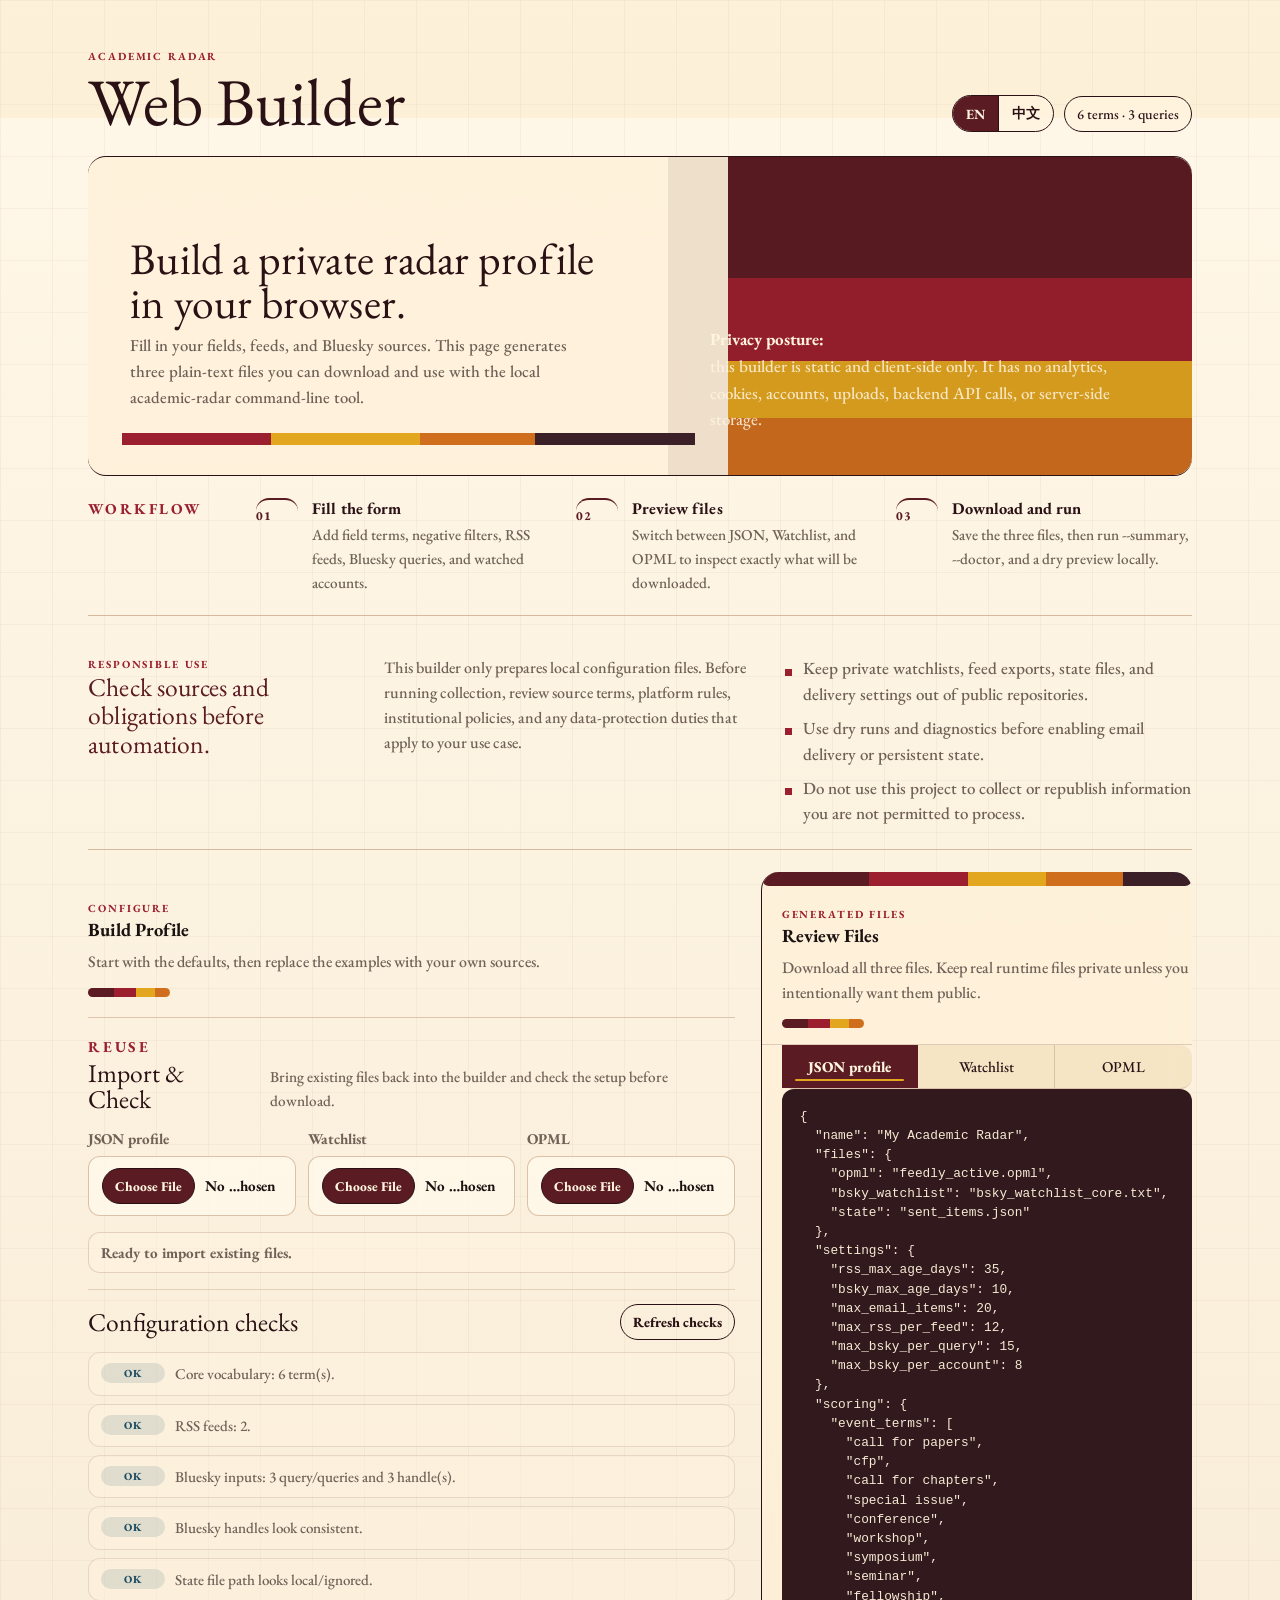
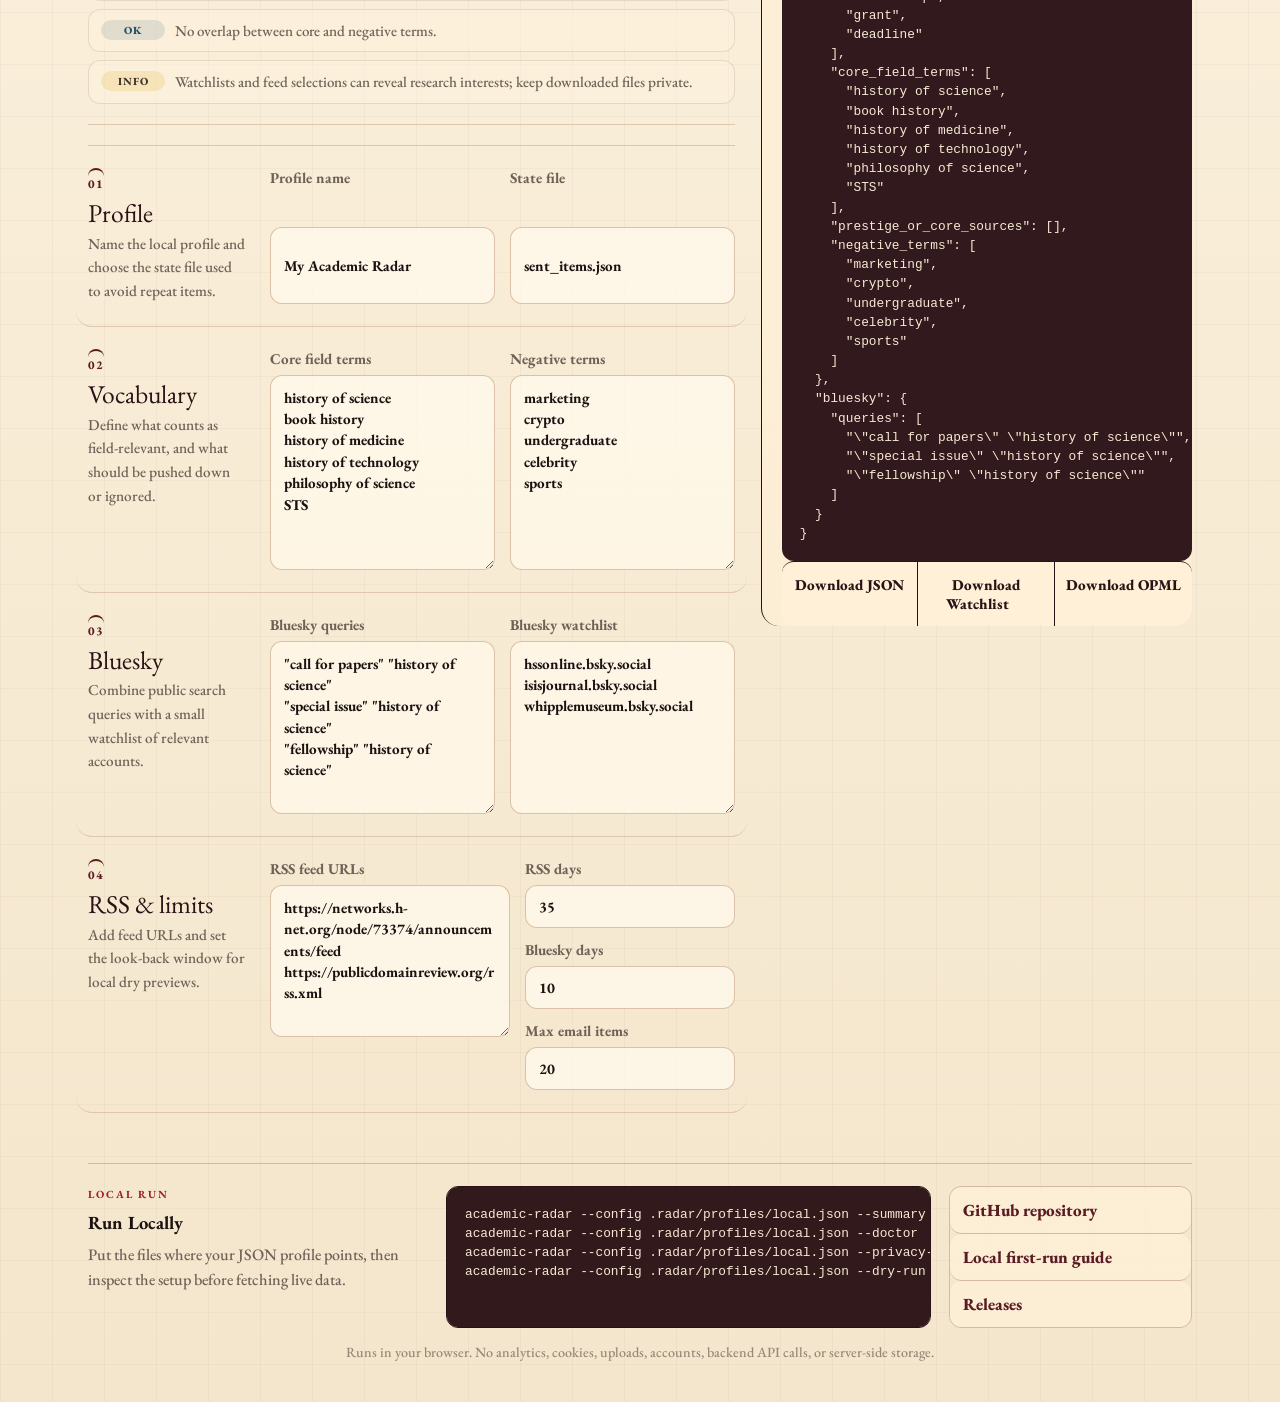
<file: index.html>
<!doctype html>
<html lang="en">
  <head>
    <meta charset="utf-8" />
    <meta name="viewport" content="width=device-width, initial-scale=1" />
    <title>Academic Radar Web Builder</title>
    <meta
      name="description"
      content="Build a local Academic Radar profile, Bluesky watchlist, and OPML feed list in your browser."
    />
    <link rel="stylesheet" href="site/styles.css" />
  </head>
  <body>
    <main class="shell">
      <section class="workspace" aria-label="Academic Radar web builder">
        <header class="topbar">
          <div>
            <p class="eyebrow">Academic Radar</p>
            <h1 data-i18n="title">Web Builder</h1>
          </div>
          <div class="topbar-actions">
            <div class="language-switch" role="group" aria-label="Language">
              <button class="lang-button active" data-lang-choice="en" type="button">EN</button>
              <button class="lang-button" data-lang-choice="zh" type="button">中文</button>
            </div>
            <div class="status" id="statusText">Ready</div>
          </div>
        </header>

        <section class="hero" aria-label="What this builder does">
          <div class="hero-copy">
            <h2 data-i18n="hero.heading">Build a private radar profile in your browser.</h2>
            <p data-i18n="hero.body">
              Fill in your fields, feeds, and Bluesky sources. This page generates
              three plain-text files you can download and use with the local
              academic-radar command-line tool.
            </p>
          </div>
          <div class="hero-note">
            <strong data-i18n="privacy.label">Privacy posture:</strong>
            <span data-i18n="privacy.body">
              this builder is static and client-side only. It has no analytics,
              cookies, accounts, uploads, backend API calls, or server-side storage.
            </span>
          </div>
        </section>

        <section class="process" aria-label="Beginner workflow">
          <p class="kicker" data-i18n="process.kicker">Workflow</p>
          <ol>
            <li>
              <span>01</span>
              <div>
                <h2 data-i18n="step1.heading">Fill the form</h2>
                <p data-i18n="step1.body">Add field terms, negative filters, RSS feeds, Bluesky queries, and watched accounts.</p>
              </div>
            </li>
            <li>
              <span>02</span>
              <div>
                <h2 data-i18n="step2.heading">Preview files</h2>
                <p data-i18n="step2.body">Switch between JSON, Watchlist, and OPML to inspect exactly what will be downloaded.</p>
              </div>
            </li>
            <li>
              <span>03</span>
              <div>
                <h2 data-i18n="step3.heading">Download and run</h2>
                <p data-i18n="step3.body">Save the three files, then run --summary, --doctor, and a dry preview locally.</p>
              </div>
            </li>
          </ol>
        </section>

        <section class="compliance" aria-label="Responsible use notice">
          <div>
            <p class="kicker" data-i18n="compliance.kicker">Responsible use</p>
            <h2 data-i18n="compliance.heading">Check sources and obligations before automation.</h2>
          </div>
          <p data-i18n="compliance.body">
            This builder only prepares local configuration files. Before running collection, review source terms,
            platform rules, institutional policies, and any data-protection duties that apply to your use case.
          </p>
          <ul>
            <li data-i18n="compliance.item1">Keep private watchlists, feed exports, state files, and delivery settings out of public repositories.</li>
            <li data-i18n="compliance.item2">Use dry runs and diagnostics before enabling email delivery or persistent state.</li>
            <li data-i18n="compliance.item3">Do not use this project to collect or republish information you are not permitted to process.</li>
          </ul>
        </section>

        <div class="grid">
          <section class="builder" aria-label="Builder inputs">
            <div class="section-heading">
              <p class="kicker" data-i18n="inputs.kicker">Configure</p>
              <h2 data-i18n="inputs.heading">Build Profile</h2>
              <p data-i18n="inputs.body">Start with the defaults, then replace the examples with your own sources.</p>
            </div>

            <div class="config-list">
              <article class="config-row">
                <div class="config-meta">
                  <span>01</span>
                  <h3 data-i18n="group.profile.heading">Profile</h3>
                  <p data-i18n="group.profile.body">Name the local profile and choose the state file used to avoid repeat items.</p>
                </div>
                <div class="config-controls two">
                  <label>
                    <span data-i18n="label.profileName">Profile name</span>
                    <input id="profileName" value="My Academic Radar" />
                  </label>
                  <label>
                    <span data-i18n="label.stateFile">State file</span>
                    <input id="stateFile" value="sent_items.json" />
                  </label>
                </div>
              </article>

              <article class="config-row">
                <div class="config-meta">
                  <span>02</span>
                  <h3 data-i18n="group.vocabulary.heading">Vocabulary</h3>
                  <p data-i18n="group.vocabulary.body">Define what counts as field-relevant, and what should be pushed down or ignored.</p>
                </div>
                <div class="config-controls two">
                  <label>
                    <span data-i18n="label.coreTerms">Core field terms</span>
                    <textarea id="coreTerms" rows="8">history of science
book history
history of medicine
history of technology
philosophy of science
STS</textarea>
                  </label>
                  <label>
                    <span data-i18n="label.negativeTerms">Negative terms</span>
                    <textarea id="negativeTerms" rows="8">marketing
crypto
undergraduate
celebrity
sports</textarea>
                  </label>
                </div>
              </article>

              <article class="config-row">
                <div class="config-meta">
                  <span>03</span>
                  <h3 data-i18n="group.bsky.heading">Bluesky</h3>
                  <p data-i18n="group.bsky.body">Combine public search queries with a small watchlist of relevant accounts.</p>
                </div>
                <div class="config-controls two">
                  <label>
                    <span data-i18n="label.bskyQueries">Bluesky queries</span>
                    <textarea id="bskyQueries" rows="7">"call for papers" "history of science"
"special issue" "history of science"
"fellowship" "history of science"</textarea>
                  </label>
                  <label>
                    <span data-i18n="label.watchlist">Bluesky watchlist</span>
                    <textarea id="watchlist" rows="7">hssonline.bsky.social
isisjournal.bsky.social
whipplemuseum.bsky.social</textarea>
                  </label>
                </div>
              </article>

              <article class="config-row">
                <div class="config-meta">
                  <span>04</span>
                  <h3 data-i18n="group.rss.heading">RSS &amp; limits</h3>
                  <p data-i18n="group.rss.body">Add feed URLs and set the look-back window for local dry previews.</p>
                </div>
                <div class="config-controls rss-controls">
                  <label>
                    <span data-i18n="label.rssFeeds">RSS feed URLs</span>
                    <textarea id="rssFeeds" rows="6">https://networks.h-net.org/node/73374/announcements/feed
https://publicdomainreview.org/rss.xml</textarea>
                  </label>
                  <div class="numbers" aria-label="Limits">
                    <label>
                      <span data-i18n="label.rssDays">RSS days</span>
                      <input id="rssDays" type="number" min="1" max="365" value="35" />
                    </label>
                    <label>
                      <span data-i18n="label.bskyDays">Bluesky days</span>
                      <input id="bskyDays" type="number" min="1" max="90" value="10" />
                    </label>
                    <label>
                      <span data-i18n="label.maxItems">Max email items</span>
                      <input id="maxItems" type="number" min="1" max="100" value="20" />
                    </label>
                  </div>
                </div>
              </article>
            </div>
          </section>

          <aside class="output" aria-label="Generated files">
            <div class="radar-art" aria-hidden="true">
              <span></span>
            </div>

            <div class="output-intro">
              <p class="kicker" data-i18n="output.kicker">Generated files</p>
              <h2 data-i18n="output.heading">Review Files</h2>
              <p data-i18n="output.body">Download all three files. Keep real runtime files private unless you intentionally want them public.</p>
            </div>

            <div class="tabs" role="tablist" aria-label="Preview files">
              <button class="tab active" data-preview="json" data-i18n="tab.json" type="button">JSON profile</button>
              <button class="tab" data-preview="watchlist" data-i18n="tab.watchlist" type="button">Watchlist</button>
              <button class="tab" data-preview="opml" data-i18n="tab.opml" type="button">OPML</button>
            </div>

            <pre id="preview" tabindex="0"></pre>

            <div class="actions">
              <button id="downloadJson" data-i18n="button.json" type="button">Download JSON</button>
              <button id="downloadWatchlist" data-i18n="button.watchlist" type="button">Download Watchlist</button>
              <button id="downloadOpml" data-i18n="button.opml" type="button">Download OPML</button>
            </div>
          </aside>
        </div>

        <section class="next" aria-label="After download">
          <div>
            <p class="kicker" data-i18n="after.kicker">Local run</p>
            <h2 data-i18n="after.heading">Run Locally</h2>
            <p data-i18n="after.body">Put the files where your JSON profile points, then inspect the setup before fetching live data.</p>
          </div>
          <pre>academic-radar --config .radar/profiles/local.json --summary
academic-radar --config .radar/profiles/local.json --doctor
academic-radar --config .radar/profiles/local.json --dry-run</pre>
          <div class="quick-links">
            <a href="https://github.com/zhhos98-cell/academic-radar" data-i18n="link.repo">GitHub repository</a>
            <a href="https://github.com/zhhos98-cell/academic-radar/blob/main/docs/LOCAL_FIRST_RUN.md" data-i18n="link.guide">Local first-run guide</a>
            <a href="https://github.com/zhhos98-cell/academic-radar/releases" data-i18n="link.releases">Releases</a>
          </div>
        </section>
      </section>
      <p class="privacy-note" data-i18n="footer.privacy">
        Runs in your browser. No analytics, cookies, uploads, accounts, backend API calls, or server-side storage.
      </p>
    </main>

    <script src="site/app.js"></script>
    <script src="site/enhancements.js"></script>
  </body>
</html>
</file>
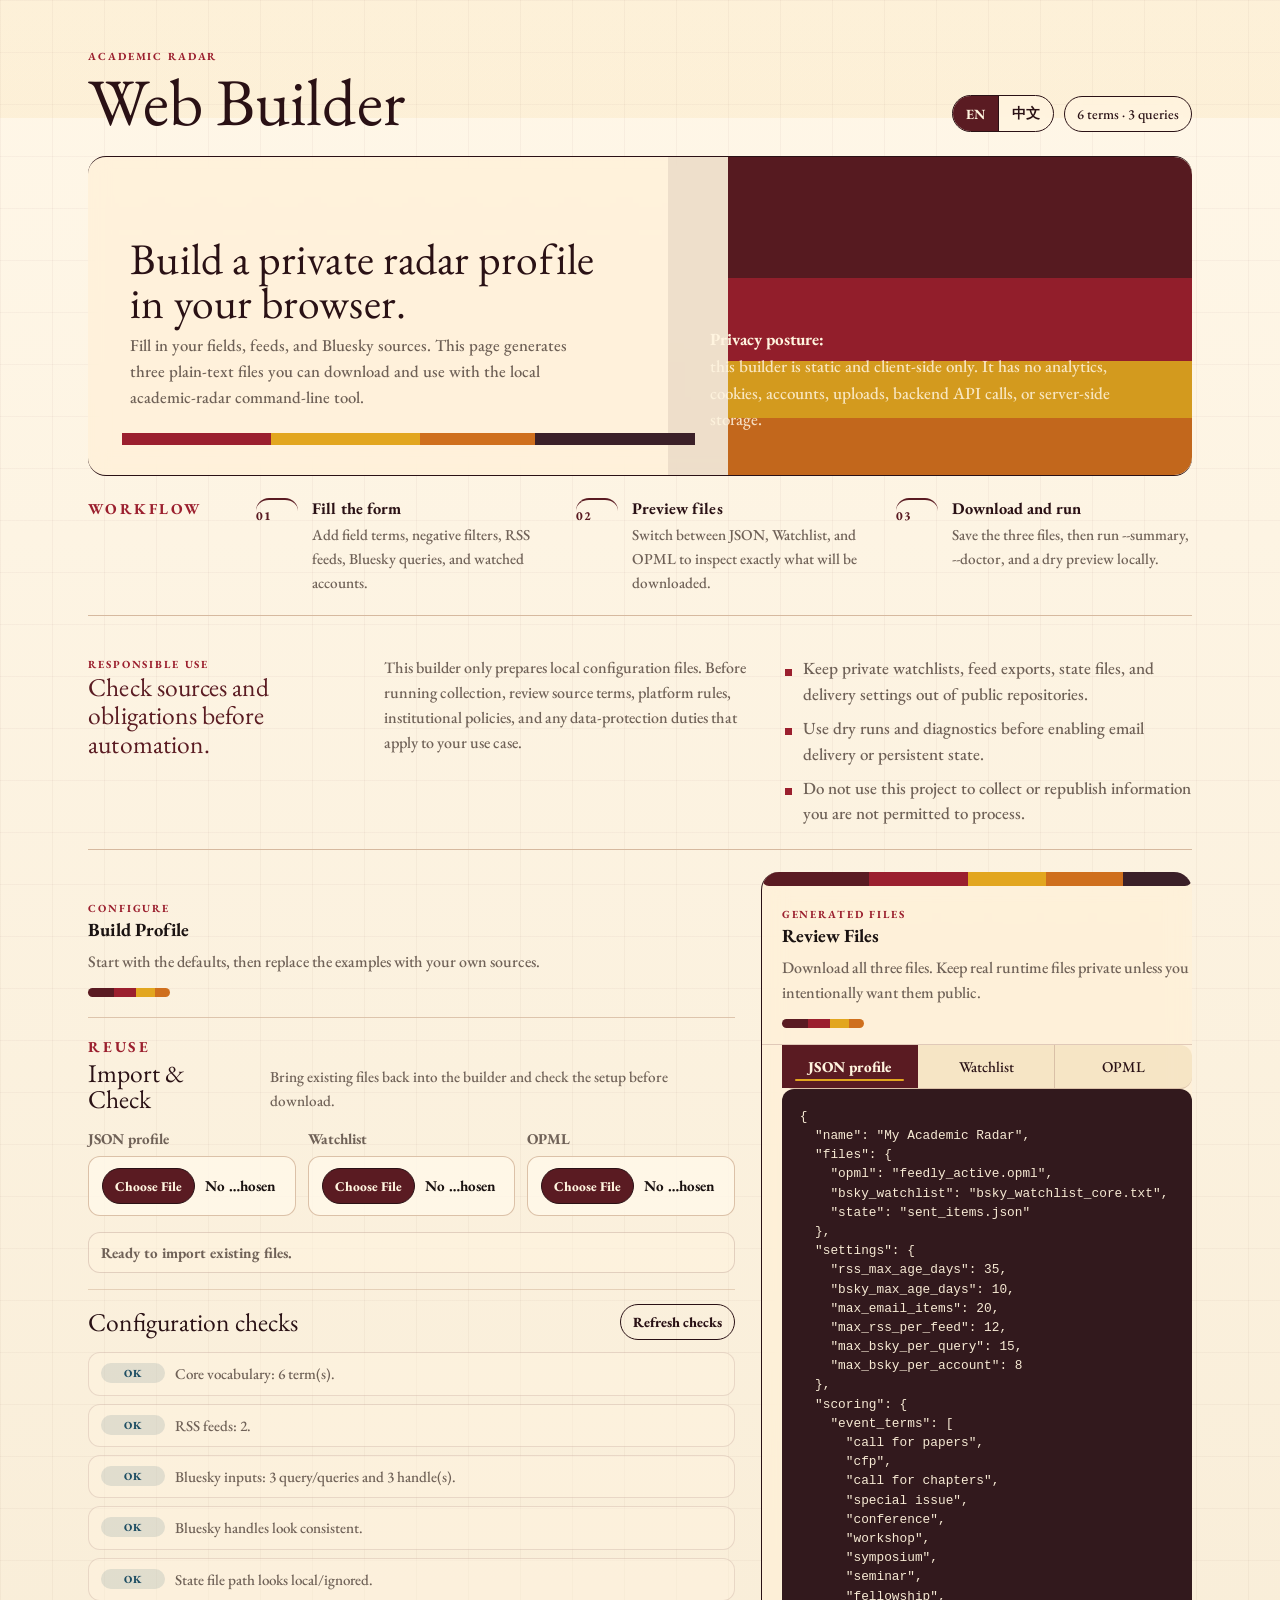
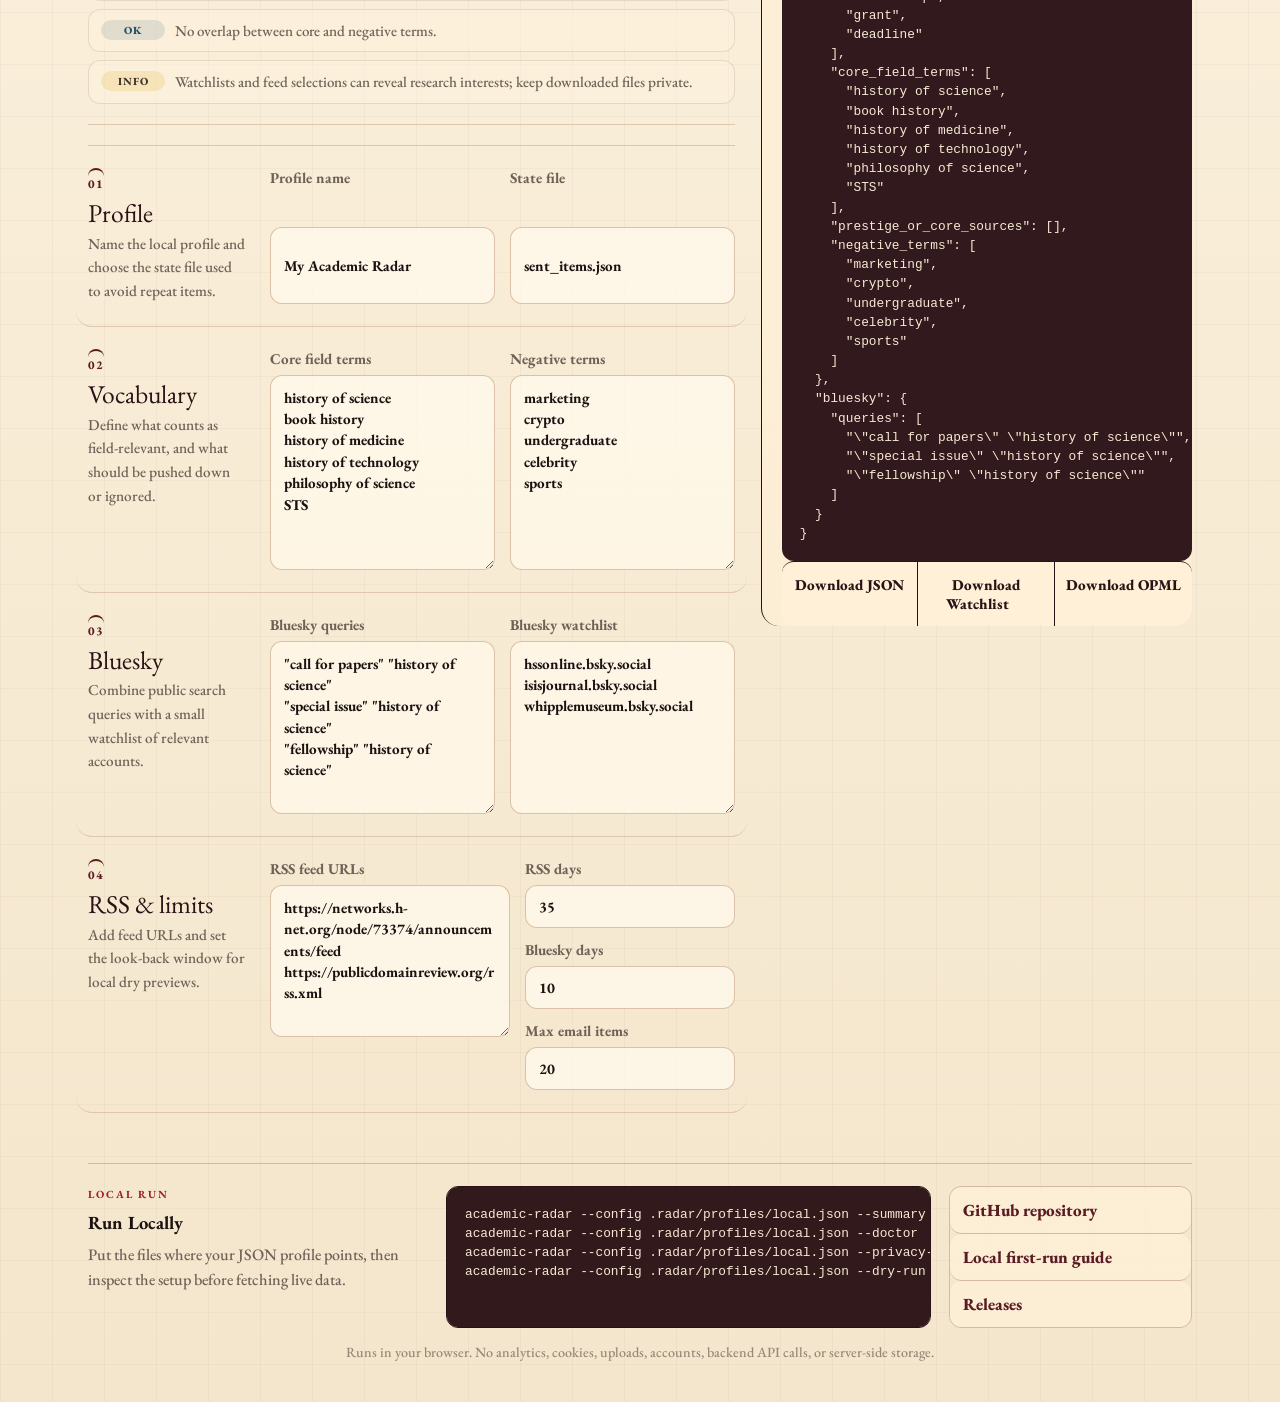
<file: site/index.html>
<!doctype html>
<html lang="en">
  <head>
    <meta charset="utf-8" />
    <meta name="viewport" content="width=device-width, initial-scale=1" />
    <title>Academic Radar Web Builder</title>
    <meta
      name="description"
      content="Build a local Academic Radar profile, Bluesky watchlist, and OPML feed list in your browser."
    />
    <link rel="stylesheet" href="./styles.css" />
  </head>
  <body>
    <main class="shell">
      <section class="workspace" aria-label="Academic Radar web builder">
        <header class="topbar">
          <div>
            <p class="eyebrow">Academic Radar</p>
            <h1 data-i18n="title">Web Builder</h1>
          </div>
          <div class="topbar-actions">
            <div class="language-switch" role="group" aria-label="Language">
              <button class="lang-button active" data-lang-choice="en" type="button">EN</button>
              <button class="lang-button" data-lang-choice="zh" type="button">中文</button>
            </div>
            <div class="status" id="statusText">Ready</div>
          </div>
        </header>

        <section class="hero" aria-label="What this builder does">
          <div class="hero-copy">
            <h2 data-i18n="hero.heading">Build a private radar profile in your browser.</h2>
            <p data-i18n="hero.body">
              Fill in your fields, feeds, and Bluesky sources. This page generates
              three plain-text files you can download and use with the local
              academic-radar command-line tool.
            </p>
          </div>
          <div class="hero-note">
            <strong data-i18n="privacy.label">Privacy posture:</strong>
            <span data-i18n="privacy.body">
              this builder is static and client-side only. It has no analytics,
              cookies, accounts, uploads, backend API calls, or server-side storage.
            </span>
          </div>
        </section>

        <section class="process" aria-label="Beginner workflow">
          <p class="kicker" data-i18n="process.kicker">Workflow</p>
          <ol>
            <li>
              <span>01</span>
              <div>
                <h2 data-i18n="step1.heading">Fill the form</h2>
                <p data-i18n="step1.body">Add field terms, negative filters, RSS feeds, Bluesky queries, and watched accounts.</p>
              </div>
            </li>
            <li>
              <span>02</span>
              <div>
                <h2 data-i18n="step2.heading">Preview files</h2>
                <p data-i18n="step2.body">Switch between JSON, Watchlist, and OPML to inspect exactly what will be downloaded.</p>
              </div>
            </li>
            <li>
              <span>03</span>
              <div>
                <h2 data-i18n="step3.heading">Download and run</h2>
                <p data-i18n="step3.body">Save the three files, then run --summary, --doctor, and a dry preview locally.</p>
              </div>
            </li>
          </ol>
        </section>

        <section class="compliance" aria-label="Responsible use notice">
          <div>
            <p class="kicker" data-i18n="compliance.kicker">Responsible use</p>
            <h2 data-i18n="compliance.heading">Check sources and obligations before automation.</h2>
          </div>
          <p data-i18n="compliance.body">
            This builder only prepares local configuration files. Before running collection, review source terms,
            platform rules, institutional policies, and any data-protection duties that apply to your use case.
          </p>
          <ul>
            <li data-i18n="compliance.item1">Keep private watchlists, feed exports, state files, and delivery settings out of public repositories.</li>
            <li data-i18n="compliance.item2">Use dry runs and diagnostics before enabling email delivery or persistent state.</li>
            <li data-i18n="compliance.item3">Do not use this project to collect or republish information you are not permitted to process.</li>
          </ul>
        </section>

        <div class="grid">
          <section class="builder" aria-label="Builder inputs">
            <div class="section-heading">
              <p class="kicker" data-i18n="inputs.kicker">Configure</p>
              <h2 data-i18n="inputs.heading">Build Profile</h2>
              <p data-i18n="inputs.body">Start with the defaults, then replace the examples with your own sources.</p>
            </div>

            <div class="config-list">
              <article class="config-row">
                <div class="config-meta">
                  <span>01</span>
                  <h3 data-i18n="group.profile.heading">Profile</h3>
                  <p data-i18n="group.profile.body">Name the local profile and choose the state file used to avoid repeat items.</p>
                </div>
                <div class="config-controls two">
                  <label>
                    <span data-i18n="label.profileName">Profile name</span>
                    <input id="profileName" value="My Academic Radar" />
                  </label>
                  <label>
                    <span data-i18n="label.stateFile">State file</span>
                    <input id="stateFile" value="sent_items.json" />
                  </label>
                </div>
              </article>

              <article class="config-row">
                <div class="config-meta">
                  <span>02</span>
                  <h3 data-i18n="group.vocabulary.heading">Vocabulary</h3>
                  <p data-i18n="group.vocabulary.body">Define what counts as field-relevant, and what should be pushed down or ignored.</p>
                </div>
                <div class="config-controls two">
                  <label>
                    <span data-i18n="label.coreTerms">Core field terms</span>
                    <textarea id="coreTerms" rows="8">history of science
book history
history of medicine
history of technology
philosophy of science
STS</textarea>
                  </label>
                  <label>
                    <span data-i18n="label.negativeTerms">Negative terms</span>
                    <textarea id="negativeTerms" rows="8">marketing
crypto
undergraduate
celebrity
sports</textarea>
                  </label>
                </div>
              </article>

              <article class="config-row">
                <div class="config-meta">
                  <span>03</span>
                  <h3 data-i18n="group.bsky.heading">Bluesky</h3>
                  <p data-i18n="group.bsky.body">Combine public search queries with a small watchlist of relevant accounts.</p>
                </div>
                <div class="config-controls two">
                  <label>
                    <span data-i18n="label.bskyQueries">Bluesky queries</span>
                    <textarea id="bskyQueries" rows="7">"call for papers" "history of science"
"special issue" "history of science"
"fellowship" "history of science"</textarea>
                  </label>
                  <label>
                    <span data-i18n="label.watchlist">Bluesky watchlist</span>
                    <textarea id="watchlist" rows="7">hssonline.bsky.social
isisjournal.bsky.social
whipplemuseum.bsky.social</textarea>
                  </label>
                </div>
              </article>

              <article class="config-row">
                <div class="config-meta">
                  <span>04</span>
                  <h3 data-i18n="group.rss.heading">RSS &amp; limits</h3>
                  <p data-i18n="group.rss.body">Add feed URLs and set the look-back window for local dry previews.</p>
                </div>
                <div class="config-controls rss-controls">
                  <label>
                    <span data-i18n="label.rssFeeds">RSS feed URLs</span>
                    <textarea id="rssFeeds" rows="6">https://networks.h-net.org/node/73374/announcements/feed
https://publicdomainreview.org/rss.xml</textarea>
                  </label>
                  <div class="numbers" aria-label="Limits">
                    <label>
                      <span data-i18n="label.rssDays">RSS days</span>
                      <input id="rssDays" type="number" min="1" max="365" value="35" />
                    </label>
                    <label>
                      <span data-i18n="label.bskyDays">Bluesky days</span>
                      <input id="bskyDays" type="number" min="1" max="90" value="10" />
                    </label>
                    <label>
                      <span data-i18n="label.maxItems">Max email items</span>
                      <input id="maxItems" type="number" min="1" max="100" value="20" />
                    </label>
                  </div>
                </div>
              </article>
            </div>
          </section>

          <aside class="output" aria-label="Generated files">
            <div class="radar-art" aria-hidden="true">
              <span></span>
            </div>

            <div class="output-intro">
              <p class="kicker" data-i18n="output.kicker">Generated files</p>
              <h2 data-i18n="output.heading">Review Files</h2>
              <p data-i18n="output.body">Download all three files. Keep real runtime files private unless you intentionally want them public.</p>
            </div>

            <div class="tabs" role="tablist" aria-label="Preview files">
              <button class="tab active" data-preview="json" data-i18n="tab.json" type="button">JSON profile</button>
              <button class="tab" data-preview="watchlist" data-i18n="tab.watchlist" type="button">Watchlist</button>
              <button class="tab" data-preview="opml" data-i18n="tab.opml" type="button">OPML</button>
            </div>

            <pre id="preview" tabindex="0"></pre>

            <div class="actions">
              <button id="downloadJson" data-i18n="button.json" type="button">Download JSON</button>
              <button id="downloadWatchlist" data-i18n="button.watchlist" type="button">Download Watchlist</button>
              <button id="downloadOpml" data-i18n="button.opml" type="button">Download OPML</button>
            </div>
          </aside>
        </div>

        <section class="next" aria-label="After download">
          <div>
            <p class="kicker" data-i18n="after.kicker">Local run</p>
            <h2 data-i18n="after.heading">Run Locally</h2>
            <p data-i18n="after.body">Put the files where your JSON profile points, then inspect the setup before fetching live data.</p>
          </div>
          <pre>academic-radar --config .radar/profiles/local.json --summary
academic-radar --config .radar/profiles/local.json --doctor
academic-radar --config .radar/profiles/local.json --dry-run</pre>
          <div class="quick-links">
            <a href="https://github.com/zhhos98-cell/academic-radar" data-i18n="link.repo">GitHub repository</a>
            <a href="https://github.com/zhhos98-cell/academic-radar/blob/main/docs/LOCAL_FIRST_RUN.md" data-i18n="link.guide">Local first-run guide</a>
            <a href="https://github.com/zhhos98-cell/academic-radar/releases" data-i18n="link.releases">Releases</a>
          </div>
        </section>
      </section>
      <p class="privacy-note" data-i18n="footer.privacy">
        Runs in your browser. No analytics, cookies, uploads, accounts, backend API calls, or server-side storage.
      </p>
    </main>

    <script src="./app.js"></script>
    <script src="./enhancements.js"></script>
  </body>
</html>
</file>
<file: site/styles.css>
@import url("https://fonts.googleapis.com/css2?family=EB+Garamond:wght@500;600;700&family=IM+Fell+English:ital@0;1&display=swap");

:root {
  color-scheme: light;
  --ink: #1a1211;
  --muted: #6f6157;
  --soft: #978879;
  --line: #d6b99f;
  --hairline: rgba(90, 43, 35, 0.16);
  --paper: #f4e6cc;
  --paper-pale: #fff4df;
  --panel: #fff0d7;
  --panel-translucent: rgba(255, 240, 215, 0.72);
  --panel-cool: #f0dfc5;
  --field: rgba(255, 248, 234, 0.82);
  --rubin-red: #9b1f2e;
  --rubin-red-dark: #5a1b22;
  --saffron: #e2a61f;
  --marigold: #cf6f1d;
  --lacquer: #2a1115;
  --plum: #3b2028;
  --smoke: #3b332f;
  --lapis: #1f4f64;
  --font-title: "IM Fell English", "EB Garamond", Georgia, "Times New Roman", "Songti SC", "Noto Serif CJK SC", serif;
  --font-body: "EB Garamond", "Songti SC", "Noto Serif CJK SC", "SimSun", Georgia, serif;
  --font-mono: ui-monospace, SFMono-Regular, Menlo, Consolas, monospace;
}

* {
  box-sizing: border-box;
}

html {
  scroll-behavior: smooth;
}

body {
  margin: 0;
  min-height: 100vh;
  background:
    linear-gradient(90deg, rgba(90, 27, 34, 0.038) 0 1px, transparent 1px 100%),
    linear-gradient(180deg, rgba(90, 27, 34, 0.035) 0 1px, transparent 1px 100%),
    linear-gradient(180deg, #fff7e8 0%, var(--paper) 100%);
  background-size: 52px 52px, 52px 52px, auto;
  color: var(--ink);
  font-family: var(--font-body);
  font-size: 17px;
  font-weight: 500;
}

body::before {
  content: "";
  position: fixed;
  inset: 0;
  pointer-events: none;
  background: linear-gradient(180deg, rgba(226, 166, 31, 0.12) 0 118px, transparent 118px 100%);
  opacity: 0.62;
}

button,
input,
textarea {
  font: inherit;
}

button {
  transition:
    transform 140ms ease,
    background 140ms ease,
    color 140ms ease,
    border-color 140ms ease;
}

button:hover {
  transform: translateY(-1px);
}

code {
  border-bottom: 1px solid var(--line);
  background: rgba(255, 244, 223, 0.54);
  padding: 1px 4px;
  color: var(--rubin-red-dark);
  font-family: var(--font-mono);
  font-size: 0.88em;
}

.shell {
  width: min(1180px, 100%);
  margin: 0 auto;
  padding: clamp(18px, 3vw, 40px);
}

.workspace {
  min-height: calc(100vh - 56px);
  display: flex;
  flex-direction: column;
  gap: 22px;
  position: relative;
}

.topbar {
  display: flex;
  align-items: flex-end;
  justify-content: space-between;
  gap: 18px;
  padding: 10px 0 2px;
}

.topbar-actions {
  display: flex;
  align-items: center;
  gap: 10px;
  flex-wrap: wrap;
  justify-content: flex-end;
}

.language-switch {
  display: inline-flex;
  overflow: hidden;
  border: 1px solid var(--lacquer);
  background: rgba(255, 244, 223, 0.78);
  backdrop-filter: blur(8px);
}

.lang-button {
  border: 0;
  border-right: 1px solid var(--lacquer);
  background: transparent;
  color: var(--lacquer);
  padding: 8px 13px;
  cursor: pointer;
  font-size: 0.88rem;
  font-weight: 700;
}

.lang-button:last-child {
  border-right: 0;
}

.lang-button.active {
  background: var(--rubin-red-dark);
  color: var(--paper-pale);
}

.eyebrow,
.kicker {
  margin: 0 0 7px;
  color: var(--rubin-red);
  font-family: var(--font-body);
  font-weight: 700;
  text-transform: uppercase;
  letter-spacing: 0.17em;
  font-size: 0.68rem;
}

h1 {
  margin: 0;
  font-family: var(--font-title);
  font-weight: 400;
  font-size: clamp(2.8rem, 5.2vw, 5.15rem);
  line-height: 0.9;
  letter-spacing: 0.002em;
  color: var(--lacquer);
}

h2,
p {
  margin-top: 0;
}

h2 {
  margin-bottom: 8px;
  font-family: var(--font-body);
  font-size: 1.16rem;
  font-weight: 700;
  letter-spacing: 0.002em;
}

p {
  color: var(--muted);
  line-height: 1.56;
  font-size: 1rem;
}

.status {
  border: 1px solid var(--lacquer);
  background: rgba(255, 244, 223, 0.78);
  color: var(--lacquer);
  padding: 8px 12px;
  white-space: nowrap;
  font-size: 0.88rem;
  backdrop-filter: blur(8px);
}

.hero {
  position: relative;
  display: grid;
  grid-template-columns: minmax(0, 1.05fr) minmax(300px, 0.95fr);
  min-height: 320px;
  overflow: hidden;
  border-top: 1px solid var(--lacquer);
  border-bottom: 1px solid var(--lacquer);
  background: var(--panel-translucent);
  backdrop-filter: blur(10px);
}

.hero::before {
  content: "";
  position: absolute;
  inset: 0 0 0 auto;
  width: 42%;
  background: linear-gradient(180deg, var(--rubin-red-dark) 0 38%, var(--rubin-red) 38% 64%, var(--saffron) 64% 82%, var(--marigold) 82% 100%);
}

.hero::after {
  content: "";
  position: absolute;
  left: clamp(20px, 3vw, 34px);
  right: 45%;
  bottom: clamp(18px, 3vw, 30px);
  height: 12px;
  background: linear-gradient(90deg, var(--rubin-red) 0 26%, var(--saffron) 26% 52%, var(--marigold) 52% 72%, var(--plum) 72% 100%);
}

.hero-copy {
  position: relative;
  padding: clamp(24px, 4vw, 42px) clamp(24px, 4vw, 42px) clamp(48px, 5vw, 72px);
  align-self: end;
}

.hero h2 {
  font-family: var(--font-title);
  font-weight: 400;
  font-size: clamp(1.9rem, 3.4vw, 3rem);
  line-height: 1.02;
  max-width: 11em;
  color: var(--lacquer);
}

.hero p {
  margin-bottom: 0;
  max-width: 58ch;
  font-size: 1.04rem;
}

.hero-note {
  position: relative;
  align-self: stretch;
  display: flex;
  flex-direction: column;
  justify-content: flex-end;
  background: rgba(42, 17, 21, 0.08);
  color: rgba(255, 244, 223, 0.84);
  padding: clamp(24px, 4vw, 42px);
  line-height: 1.58;
}

.hero-note strong {
  color: var(--paper-pale);
}

.process {
  display: grid;
  grid-template-columns: 140px minmax(0, 1fr);
  gap: 28px;
  align-items: start;
  padding: 0 0 20px;
  border-bottom: 1px solid var(--line);
}

.process ol {
  display: grid;
  grid-template-columns: repeat(3, minmax(0, 1fr));
  gap: 24px;
  margin: 0;
  padding: 0;
  list-style: none;
}

.process li {
  display: grid;
  grid-template-columns: 42px minmax(0, 1fr);
  gap: 14px;
  align-items: start;
}

.process li > span {
  color: var(--rubin-red-dark);
  border-top: 2px solid var(--rubin-red-dark);
  padding-top: 7px;
  font-size: 0.78rem;
  font-weight: 800;
  letter-spacing: 0.08em;
}

.process h2 {
  margin-bottom: 5px;
  color: var(--lacquer);
  font-size: 1.02rem;
}

.process p {
  margin-bottom: 0;
  font-size: 0.95rem;
}

.compliance {
  display: grid;
  grid-template-columns: minmax(180px, 0.72fr) minmax(280px, 1fr) minmax(320px, 1.08fr);
  gap: 24px;
  padding: 18px 0 22px;
  border-bottom: 1px solid var(--line);
}

.compliance h2 {
  font-family: var(--font-title);
  font-weight: 400;
  font-size: clamp(1.25rem, 2vw, 1.7rem);
  line-height: 1.1;
  color: var(--rubin-red-dark);
}

.compliance p {
  margin-bottom: 0;
  max-width: 64ch;
}

.compliance ul {
  margin: 0;
  padding: 0;
  list-style: none;
  color: var(--muted);
  line-height: 1.5;
}

.compliance li {
  position: relative;
  padding-left: 18px;
}

.compliance li::before {
  content: "";
  position: absolute;
  top: 0.72em;
  left: 0;
  width: 7px;
  height: 7px;
  background: var(--rubin-red);
}

.compliance li + li {
  margin-top: 0.55rem;
}

.grid {
  display: grid;
  grid-template-columns: minmax(0, 1.2fr) minmax(360px, 0.8fr);
  gap: 26px;
  flex: 1;
  align-items: start;
}

.builder {
  display: flex;
  flex-direction: column;
  gap: 20px;
  padding: clamp(20px, 2.4vw, 28px) 0;
}

.section-heading,
.output-intro {
  position: relative;
}

.section-heading::after,
.output-intro::after {
  content: "";
  display: block;
  width: 82px;
  height: 9px;
  margin-top: 13px;
  background: linear-gradient(90deg, var(--rubin-red-dark) 0 32%, var(--rubin-red) 32% 58%, var(--saffron) 58% 82%, var(--marigold) 82% 100%);
}

.section-heading p,
.output-intro p {
  margin-bottom: 0;
}

.config-list {
  display: grid;
  border-top: 1px solid rgba(214, 185, 159, 0.8);
}

.config-row {
  display: grid;
  grid-template-columns: minmax(150px, 0.34fr) minmax(0, 1fr);
  gap: 24px;
  padding: 22px 0;
  border-bottom: 1px solid rgba(214, 185, 159, 0.72);
}

.config-meta {
  display: grid;
  align-content: start;
  gap: 6px;
}

.config-meta > span {
  width: max-content;
  color: var(--rubin-red-dark);
  border-top: 2px solid var(--rubin-red-dark);
  padding-top: 6px;
  font-size: 0.76rem;
  font-weight: 800;
  letter-spacing: 0.08em;
}

.config-meta h3 {
  margin: 2px 0 0;
  color: var(--lacquer);
  font-family: var(--font-title);
  font-size: clamp(1.22rem, 2vw, 1.6rem);
  font-weight: 400;
  line-height: 1.05;
}

.config-meta p {
  margin-bottom: 0;
  max-width: 22ch;
  font-size: 0.95rem;
}

.config-controls {
  display: grid;
  gap: 15px;
  min-width: 0;
}

.config-controls.two {
  grid-template-columns: repeat(2, minmax(0, 1fr));
}

.rss-controls {
  grid-template-columns: minmax(0, 1fr) minmax(210px, 0.42fr);
  align-items: start;
}

.field {
  display: grid;
  gap: 15px;
  padding-bottom: 18px;
  border-bottom: 1px solid rgba(214, 185, 159, 0.62);
}

.field.two {
  grid-template-columns: repeat(2, minmax(0, 1fr));
}

label {
  display: grid;
  gap: 7px;
  color: var(--muted);
  font-size: 0.94rem;
  font-weight: 700;
}

input,
textarea {
  width: 100%;
  border: 1px solid rgba(214, 185, 159, 0.88);
  background: var(--field);
  color: var(--ink);
  padding: 11px 13px;
  outline: none;
  box-shadow: none;
  transition:
    border-color 140ms ease,
    background 140ms ease,
    outline-color 140ms ease;
}

textarea {
  resize: vertical;
  min-height: 128px;
  line-height: 1.42;
}

input:hover,
textarea:hover {
  border-color: var(--rubin-red);
}

input:focus,
textarea:focus {
  border-color: var(--rubin-red-dark);
  background: rgba(255, 254, 249, 0.94);
  outline: 2px solid rgba(155, 31, 46, 0.22);
  outline-offset: 1px;
}

.numbers {
  display: grid;
  grid-template-columns: repeat(3, minmax(0, 1fr));
  gap: 12px;
  align-content: start;
}

.rss-controls .numbers {
  grid-template-columns: 1fr;
}

.output {
  position: sticky;
  top: 22px;
  display: grid;
  grid-template-rows: auto auto auto minmax(380px, 1fr) auto;
  min-height: 620px;
  overflow: hidden;
  background: rgba(255, 240, 215, 0.66);
  border-left: 1px solid var(--lacquer);
  border-top: 0;
  border-right: 0;
  border-bottom: 0;
  backdrop-filter: blur(12px);
}

.radar-art {
  height: 14px;
  position: relative;
  overflow: hidden;
  background: linear-gradient(90deg, var(--rubin-red-dark) 0 25%, var(--rubin-red) 25% 48%, var(--saffron) 48% 66%, var(--marigold) 66% 84%, var(--plum) 84% 100%);
}

.radar-art::before,
.radar-art::after,
.radar-art span {
  display: none;
}

.output-intro {
  padding: 20px 0 16px 20px;
  border-bottom: 1px solid rgba(90, 27, 34, 0.18);
}

.tabs {
  display: grid;
  grid-template-columns: repeat(3, 1fr);
  border-bottom: 1px solid rgba(90, 27, 34, 0.18);
  background: rgba(240, 220, 183, 0.58);
  margin-left: 20px;
}

.tab {
  border: 0;
  border-right: 1px solid rgba(90, 27, 34, 0.18);
  background: transparent;
  color: var(--lacquer);
  padding: 12px 10px;
  cursor: pointer;
  font-size: 0.94rem;
}

.tab:last-child {
  border-right: 0;
}

.tab.active {
  background: var(--rubin-red-dark);
  color: var(--paper-pale);
  font-weight: 800;
}

pre {
  margin: 0 0 0 20px;
  padding: 18px;
  overflow: auto;
  background: rgba(42, 17, 21, 0.96);
  color: #f7ead4;
  font: 0.8rem/1.5 var(--font-mono);
}

.actions {
  display: grid;
  grid-template-columns: repeat(3, 1fr);
  gap: 0;
  margin-left: 20px;
  border-top: 1px solid var(--lacquer);
  background: rgba(255, 240, 215, 0.76);
}

.actions button {
  border: 0;
  border-right: 1px solid var(--lacquer);
  background: transparent;
  color: var(--lacquer);
  padding: 13px 10px;
  cursor: pointer;
  font-size: 0.94rem;
  font-weight: 800;
}

.actions button:last-child {
  border-right: 0;
}

.actions button:hover {
  background: var(--rubin-red-dark);
  color: var(--paper-pale);
}

.next {
  display: grid;
  grid-template-columns: minmax(240px, 0.7fr) minmax(360px, 1fr) minmax(220px, 0.5fr);
  gap: 18px;
  padding: 22px 0 0;
  align-items: start;
  border-top: 1px solid var(--line);
}

.next pre {
  min-height: 100%;
  border: 1px solid var(--lacquer);
  margin: 0;
}

.quick-links {
  display: grid;
  gap: 0;
  align-content: start;
  border: 1px solid var(--line);
}

.quick-links a {
  border-bottom: 1px solid var(--line);
  background: rgba(255, 240, 215, 0.74);
  color: var(--rubin-red-dark);
  padding: 12px 13px;
  text-decoration: none;
  font-weight: 800;
  transition:
    transform 140ms ease,
    background 140ms ease,
    color 140ms ease;
}

.quick-links a:last-child {
  border-bottom: 0;
}

.quick-links a:hover,
.quick-links a:focus {
  background: var(--rubin-red-dark);
  color: var(--paper-pale);
  outline: none;
}

.privacy-note {
  margin: 14px 0 0;
  color: var(--soft);
  font-size: 0.88rem;
  text-align: center;
}

.lang-zh {
  font-family: "Songti SC", "Noto Serif CJK SC", "SimSun", var(--font-body);
}

.lang-zh h1,
.lang-zh .hero h2,
.lang-zh .compliance h2,
.lang-zh .config-meta h3 {
  font-family: "Songti SC", "Noto Serif CJK SC", "SimSun", serif;
  font-weight: 600;
  letter-spacing: 0.02em;
}

.lang-zh p,
.lang-zh .hero-note,
.lang-zh .compliance,
.lang-zh label,
.lang-zh button {
  line-height: 1.7;
}

/* Interaction layer: selective motion, soft radius, and reveal details. */
.language-switch,
.status {
  border-radius: 999px;
}

.hero,
.output {
  border-radius: 18px;
}

.hero::before {
  border-radius: 0 18px 18px 0;
}

.section-heading::after,
.output-intro::after,
.radar-art,
.config-meta > span,
.process li > span {
  border-radius: 999px;
}

.config-row {
  position: relative;
  margin: 0 -12px;
  padding: 22px 12px;
  border-radius: 16px;
  transition:
    background 180ms ease,
    transform 180ms ease;
}

.config-row::before {
  content: "";
  position: absolute;
  left: 0;
  top: 20px;
  bottom: 20px;
  width: 4px;
  border-radius: 999px;
  background: linear-gradient(180deg, var(--rubin-red-dark), var(--rubin-red), var(--saffron));
  opacity: 0;
  transform: scaleY(0.55);
  transform-origin: center;
  transition:
    opacity 180ms ease,
    transform 180ms ease;
}

.config-row::after {
  content: "";
  position: absolute;
  inset: 0;
  border: 1px solid rgba(90, 27, 34, 0.12);
  border-radius: inherit;
  opacity: 0;
  pointer-events: none;
  transition: opacity 180ms ease;
}

.config-row:hover,
.config-row:focus-within {
  background: rgba(255, 244, 223, 0.42);
  transform: translateY(-2px);
}

.config-row:hover::before,
.config-row:focus-within::before {
  opacity: 1;
  transform: scaleY(1);
}

.config-row:hover::after,
.config-row:focus-within::after {
  opacity: 1;
}

.config-meta > span,
.config-meta h3,
.process li,
.process li > span {
  transition:
    color 180ms ease,
    border-color 180ms ease,
    transform 180ms ease,
    background 180ms ease;
}

.config-row:hover .config-meta > span,
.config-row:focus-within .config-meta > span {
  color: var(--rubin-red);
  border-color: var(--rubin-red);
  transform: translateX(2px);
}

.config-row:hover .config-meta h3,
.config-row:focus-within .config-meta h3 {
  color: var(--rubin-red-dark);
}

.process li {
  position: relative;
  border-radius: 13px;
  margin: -5px -7px;
  padding: 5px 7px;
}

.process li:hover {
  background: rgba(255, 244, 223, 0.42);
  transform: translateY(-1px);
}

.process li:hover > span {
  color: var(--rubin-red);
  border-color: var(--rubin-red);
}

input,
textarea,
pre,
.tabs,
.actions,
.quick-links,
.quick-links a {
  border-radius: 12px;
}

textarea,
pre {
  scrollbar-color: rgba(226, 166, 31, 0.62) rgba(42, 17, 21, 0.18);
}

input,
textarea {
  transition:
    border-color 160ms ease,
    background 160ms ease,
    outline-color 160ms ease,
    transform 160ms ease;
}

input:hover,
textarea:hover,
input:focus,
textarea:focus {
  transform: translateY(-1px);
}

.tab,
.actions button,
.quick-links a {
  position: relative;
  overflow: hidden;
}

.tab::after {
  content: "";
  position: absolute;
  left: 13px;
  right: 13px;
  bottom: 7px;
  height: 2px;
  border-radius: 999px;
  background: var(--saffron);
  opacity: 0;
  transform: scaleX(0.4);
  transform-origin: left;
  transition:
    opacity 170ms ease,
    transform 170ms ease;
}

.tab:hover::after,
.tab.active::after {
  opacity: 1;
  transform: scaleX(1);
}

.actions button::after,
.quick-links a::after {
  content: "↗";
  display: inline-block;
  margin-left: 0.38rem;
  opacity: 0;
  transform: translateX(-4px);
  transition:
    opacity 160ms ease,
    transform 160ms ease;
}

.actions button:hover::after,
.actions button:focus-visible::after,
.quick-links a:hover::after,
.quick-links a:focus-visible::after {
  opacity: 1;
  transform: translateX(0);
}

.output {
  transition:
    background 200ms ease,
    box-shadow 200ms ease,
    transform 200ms ease;
}

.output:hover,
.output:focus-within {
  background: rgba(255, 240, 215, 0.76);
  box-shadow: 0 20px 45px rgba(42, 17, 21, 0.12);
  transform: translateY(-1px);
}

@media (prefers-reduced-motion: reduce) {
  *,
  *::before,
  *::after {
    scroll-behavior: auto !important;
    transition: none !important;
  }

  button:hover,
  input:hover,
  textarea:hover,
  input:focus,
  textarea:focus,
  .config-row:hover,
  .config-row:focus-within,
  .process li:hover,
  .output:hover,
  .output:focus-within {
    transform: none;
  }
}

@media (max-width: 920px) {
  body {
    font-size: 16px;
  }

  .shell {
    padding: 14px;
  }

  .topbar {
    align-items: flex-start;
    flex-direction: column;
  }

  .topbar-actions {
    justify-content: flex-start;
  }

  .hero,
  .grid,
  .field.two,
  .next,
  .config-row,
  .config-controls.two,
  .rss-controls {
    grid-template-columns: 1fr;
  }

  .hero {
    min-height: auto;
  }

  .hero::before {
    inset: auto 0 0 0;
    width: 100%;
    height: 96px;
    background: linear-gradient(90deg, var(--rubin-red-dark) 0 35%, var(--rubin-red) 35% 66%, var(--saffron) 66% 84%, var(--marigold) 84% 100%);
  }

  .hero::after {
    right: clamp(20px, 3vw, 34px);
    bottom: 118px;
  }

  .hero-note {
    min-height: 96px;
  }

  .process {
    grid-template-columns: 1fr;
    gap: 10px;
  }

  .process ol {
    grid-template-columns: 1fr;
    gap: 14px;
  }

  .compliance {
    grid-template-columns: 1fr;
  }

  .config-meta p {
    max-width: 100%;
  }

  .output {
    position: relative;
    top: auto;
    min-height: 620px;
  }

  .numbers,
  .actions {
    grid-template-columns: 1fr;
  }

  .actions button {
    border-right: 0;
    border-bottom: 1px solid var(--lacquer);
  }

  .actions button:last-child {
    border-bottom: 0;
  }
}
</file>
